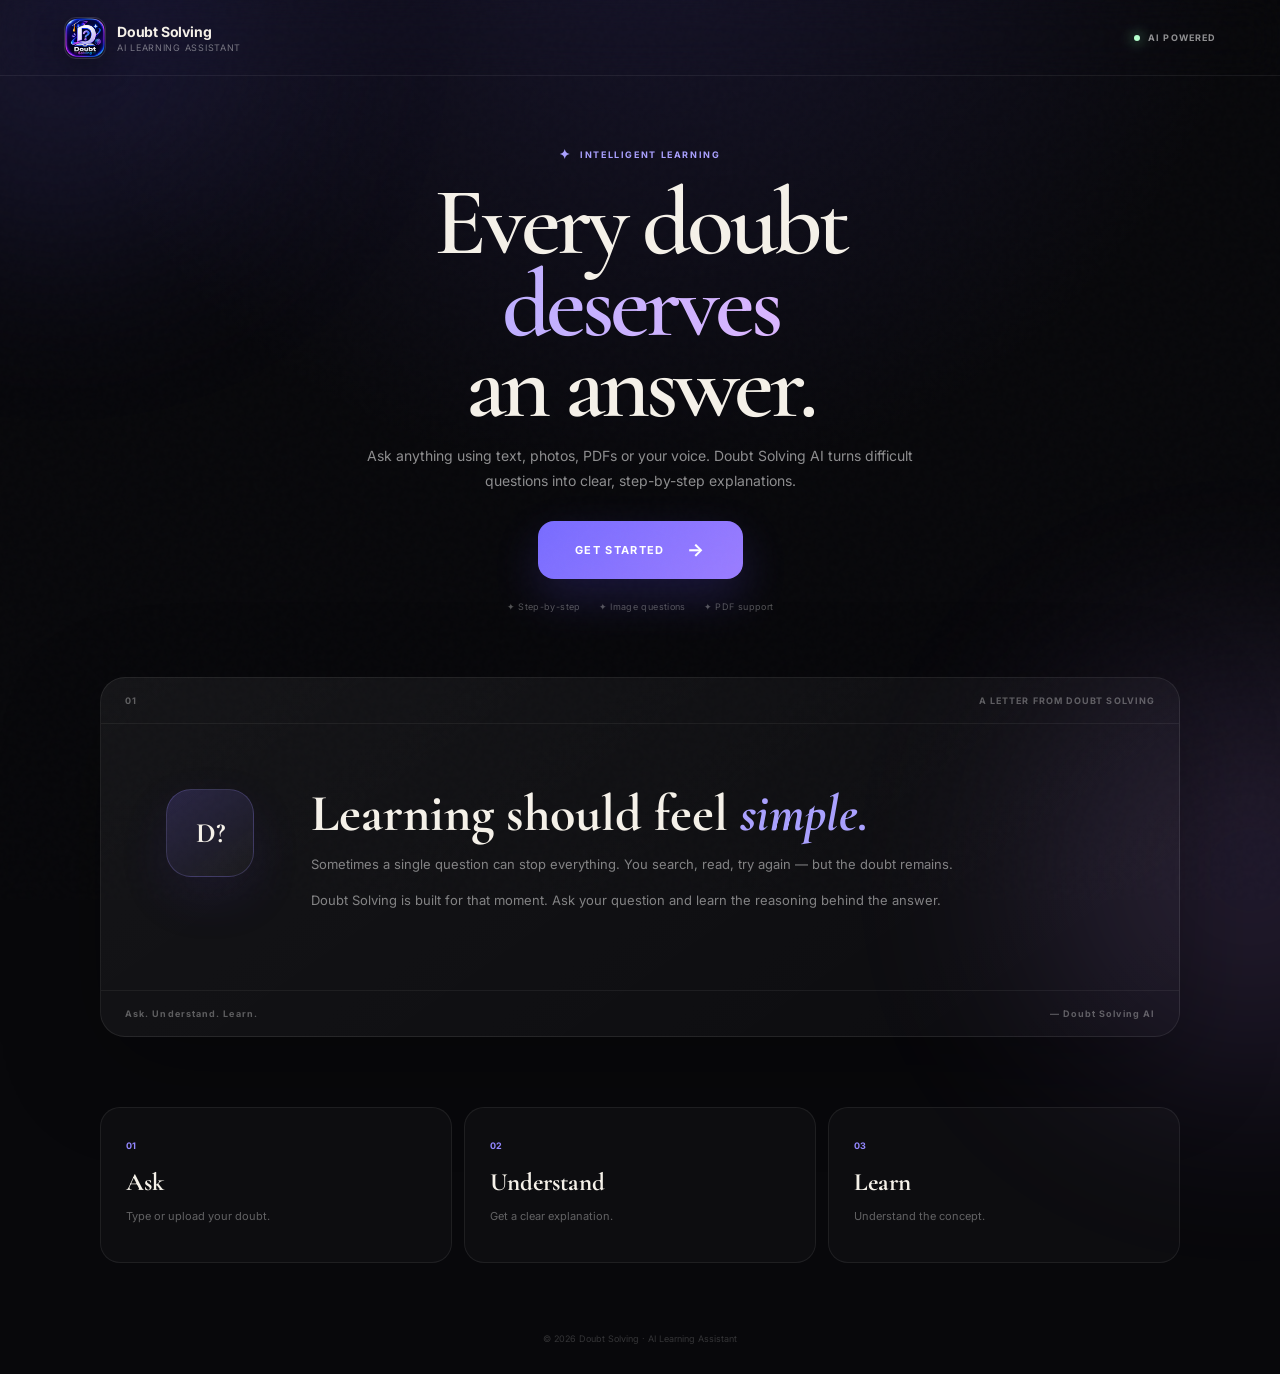
<file: index.html>
<!DOCTYPE html>
<html lang="en">
<head>
    <meta charset="UTF-8">
    <meta name="viewport" content="width=device-width, initial-scale=1.0">
    <meta name="theme-color" content="#08080b">

    <title>Doubt Solving — AI Doubt Solver</title>

    <link rel="icon" type="image/png" href="logo.png">

    <link rel="preconnect" href="https://fonts.googleapis.com">
    <link rel="preconnect" href="https://fonts.gstatic.com" crossorigin>

    <link
        href="https://fonts.googleapis.com/css2?family=Cormorant+Garamond:wght@500;600;700&family=Inter:wght@400;500;600;700&display=swap"
        rel="stylesheet"
    >

    <link rel="stylesheet" href="style.css">
</head>

<body>

<div class="ambient ambient-one"></div>
<div class="ambient ambient-two"></div>
<div class="noise"></div>

<header class="topbar">

    <div class="brand" onclick="location.href='index.html'">

        <img
            src="logo.png"
            class="brand-logo"
            alt="Doubt Solving"
        >

        <div class="brand-text">
            <strong>Doubt Solving</strong>
            <small>AI Learning Assistant</small>
        </div>

    </div>

    <div class="ai-status">
        <span class="status-dot"></span>
        AI POWERED
    </div>

</header>


<main class="landing">

    <section class="hero">

        <div class="eyebrow">
            <span>✦</span>
            INTELLIGENT LEARNING
        </div>

        <h1>
            Every doubt
            <span>deserves</span>
            an answer.
        </h1>

        <p class="hero-description">
            Ask anything using text, photos, PDFs or your voice.
            Doubt Solving AI turns difficult questions into clear,
            step-by-step explanations.
        </p>

        <button
            class="primary-btn hero-btn"
            onclick="goToSolver()"
        >
            <span>GET STARTED</span>
            <span class="arrow">→</span>
        </button>

        <div class="trust-row">

            <span>✦ Step-by-step</span>
            <span>✦ Image questions</span>
            <span>✦ PDF support</span>

        </div>

    </section>


    <section class="letter-section">

        <div class="letter-card">

            <div class="letter-top">

                <span>01</span>

                <span>
                    A LETTER FROM DOUBT SOLVING
                </span>

            </div>


            <div class="letter-content">

                <div class="letter-symbol">
                    D?
                </div>

                <div>

                    <h2>
                        Learning should feel
                        <em>simple.</em>
                    </h2>

                    <p>
                        Sometimes a single question can stop
                        everything. You search, read, try again —
                        but the doubt remains.
                    </p>

                    <p>
                        Doubt Solving is built for that moment.
                        Ask your question and learn the reasoning
                        behind the answer.
                    </p>

                </div>

            </div>


            <div class="letter-footer">

                <span>
                    Ask. Understand. Learn.
                </span>

                <span>
                    — Doubt Solving AI
                </span>

            </div>

        </div>

    </section>


    <section class="mini-features">

        <div class="mini-feature">
            <span>01</span>
            <strong>Ask</strong>
            <p>Type or upload your doubt.</p>
        </div>

        <div class="mini-feature">
            <span>02</span>
            <strong>Understand</strong>
            <p>Get a clear explanation.</p>
        </div>

        <div class="mini-feature">
            <span>03</span>
            <strong>Learn</strong>
            <p>Understand the concept.</p>
        </div>

    </section>

</main>


<footer class="site-footer">
    © 2026 Doubt Solving · AI Learning Assistant
</footer>


<script src="app.js"></script>

</body>
</html>
</file>
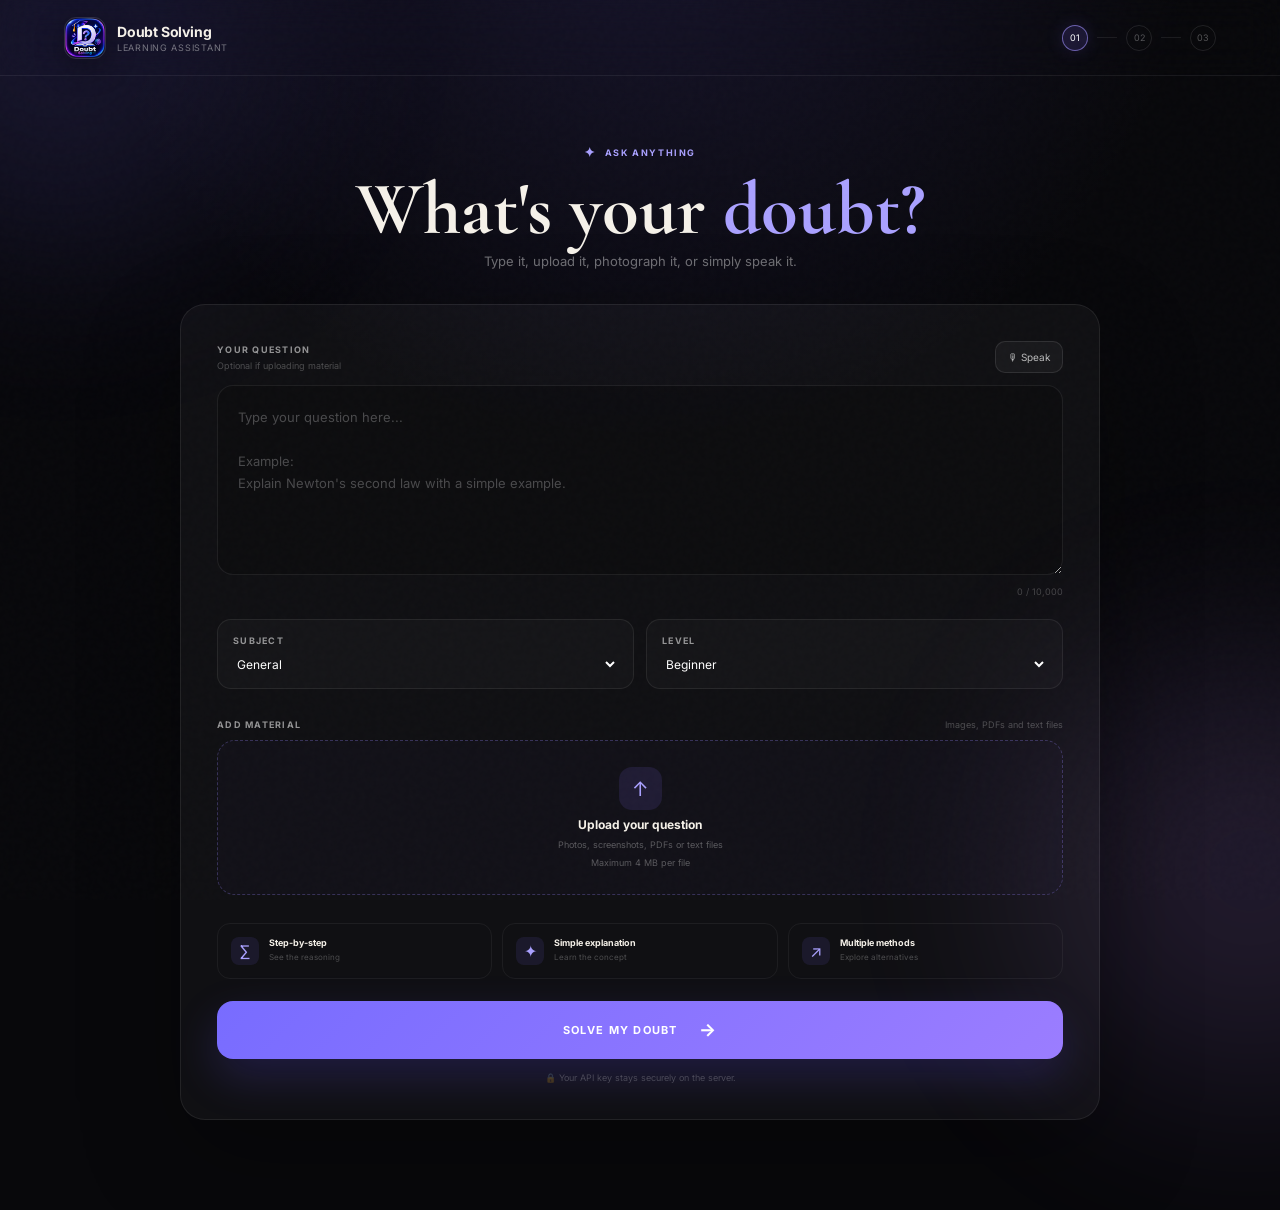
<file: result.html>
<!DOCTYPE html>
<html lang="en">

<head>

    <meta charset="UTF-8">

    <meta
        name="viewport"
        content="width=device-width, initial-scale=1.0"
    >

    <meta name="theme-color" content="#08080b">

    <title>Your Solution — Doubt Solving</title>

    <link rel="icon" type="image/png" href="logo.png">

    <link
        rel="preconnect"
        href="https://fonts.googleapis.com"
    >

    <link
        rel="preconnect"
        href="https://fonts.gstatic.com"
        crossorigin
    >

    <link
        href="https://fonts.googleapis.com/css2?family=Cormorant+Garamond:wght@500;600;700&family=Inter:wght@400;500;600;700&display=swap"
        rel="stylesheet"
    >

    <link rel="stylesheet" href="style.css">

</head>


<body>

<div class="ambient ambient-one"></div>
<div class="ambient ambient-two"></div>
<div class="noise"></div>


<header class="topbar">

    <div
        class="brand"
        onclick="location.href='index.html'"
    >

        <img
            src="logo.png"
            class="brand-logo"
            alt="Doubt Solving"
        >

        <div class="brand-text">

            <strong>Doubt Solving</strong>

            <small>
                AI Learning Assistant
            </small>

        </div>

    </div>


    <div class="step-indicator">

        <span>01</span>

        <i></i>

        <span>02</span>

        <i></i>

        <span class="active">03</span>

    </div>

</header>


<main class="result-page">


    <section class="result-header">

        <div class="eyebrow">

            <span>✦</span>

            YOUR SOLUTION

        </div>


        <h1>

            Let's understand
            <span>it.</span>

        </h1>


        <p id="resultMeta">
            Preparing your answer...
        </p>

    </section>


    <div
        id="loadingState"
        class="loading-card"
    >

        <div class="loader-orbit">
            <div></div>
        </div>


        <h2>
            Thinking through your doubt...
        </h2>


        <p>
            Doubt Solving AI is analysing the question
            and preparing an explanation.
        </p>

    </div>


    <section
        id="resultContent"
        class="result-content hidden"
    >


        <div class="question-card">

            <div class="card-label">
                YOUR QUESTION
            </div>


            <div
                id="questionOutput"
                class="question-output"
            >
                —
            </div>

        </div>


        <div class="answer-card">


            <div class="answer-heading">

                <div>

                    <span class="card-label">
                        DOUBT SOLVING AI
                    </span>

                    <h2>
                        Here's the explanation.
                    </h2>

                </div>


                <div class="ai-badge">
                    ✦ AI
                </div>

            </div>


            <div
                id="answerOutput"
                class="answer-body"
            ></div>


            <div class="result-actions">

                <button id="copyBtn">
                    ⧉ Copy
                </button>

                <button id="simplifyBtn">
                    ✦ Explain simpler
                </button>

                <button id="newDoubtBtn">
                    + New doubt
                </button>

            </div>

        </div>


        <div class="verification-card">

            <div class="verification-icon">
                ✓
            </div>


            <div>

                <strong>
                    Reasoning-focused answer
                </strong>


                <p>
                    AI-generated answers can occasionally
                    contain mistakes. Verify important
                    calculations, facts and academic work.
                </p>

            </div>

        </div>


        <div class="followup-card">

            <label>
                HAVE A FOLLOW-UP?
            </label>


            <div class="followup-input">

                <input
                    id="followupInput"
                    placeholder="Ask something about this answer..."
                >


                <button id="followupBtn">
                    →
                </button>

            </div>

        </div>

    </section>

</main>


<script src="app.js"></script>

</body>
</html>
</file>
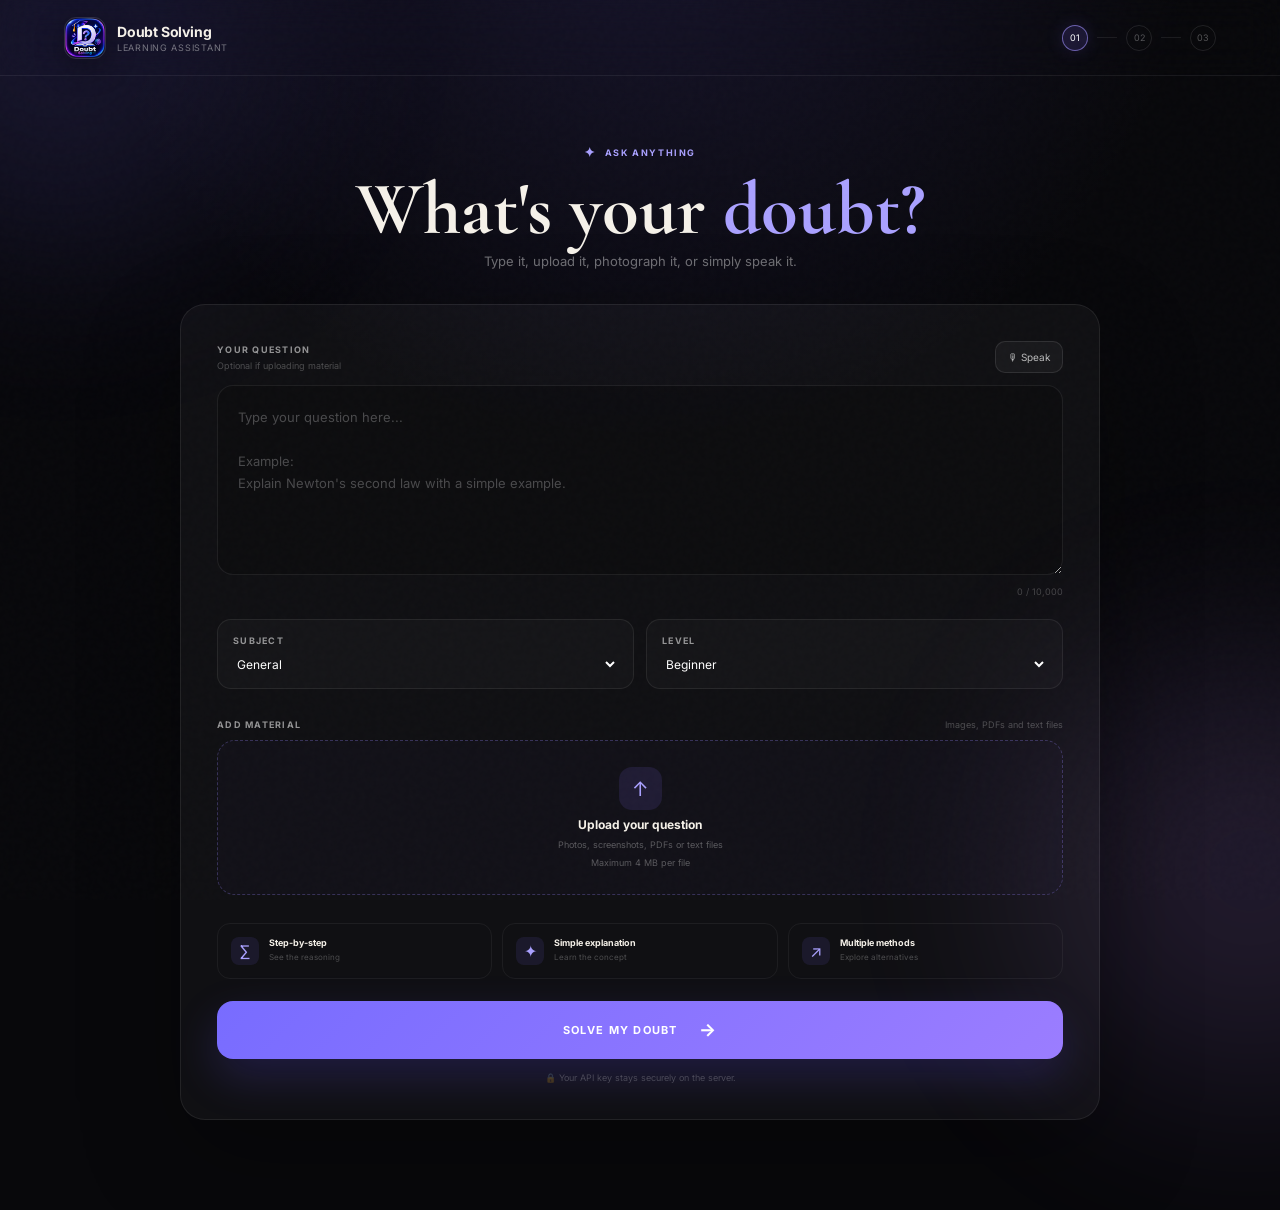
<file: solver.html>
<!DOCTYPE html>
<html lang="en">
<head>

    <meta charset="UTF-8">

    <meta
        name="viewport"
        content="width=device-width, initial-scale=1.0"
    >

    <meta name="theme-color" content="#08080b">

    <title>Ask Your Doubt — Doubt Solving</title>

    <link rel="icon" type="image/png" href="logo.png">

    <link
        rel="preconnect"
        href="https://fonts.googleapis.com"
    >

    <link
        rel="preconnect"
        href="https://fonts.gstatic.com"
        crossorigin
    >

    <link
        href="https://fonts.googleapis.com/css2?family=Cormorant+Garamond:wght@500;600;700&family=Inter:wght@400;500;600;700&display=swap"
        rel="stylesheet"
    >

    <link rel="stylesheet" href="style.css">

</head>

<body>

<div class="ambient ambient-one"></div>
<div class="ambient ambient-two"></div>
<div class="noise"></div>


<header class="topbar">

    <div
        class="brand"
        onclick="location.href='index.html'"
    >

        <img
            src="logo.png"
            class="brand-logo"
            alt="Doubt Solving"
        >

        <div class="brand-text">

            <strong>Doubt Solving</strong>

            <small>
                  Learning Assistant
            </small>

        </div>

    </div>


    <div class="step-indicator">

        <span class="active">01</span>

        <i></i>

        <span>02</span>

        <i></i>

        <span>03</span>

    </div>

</header>


<main class="solver-page">


    <section class="solver-header">

        <div class="eyebrow">

            <span>✦</span>

            ASK ANYTHING

        </div>


        <h1>

            What's your
            <span>doubt?</span>

        </h1>


        <p>
            Type it, upload it, photograph it,
            or simply speak it.
        </p>

    </section>


    <section class="solver-card">


        <div class="input-top">

            <div>

                <label>
                    YOUR QUESTION
                </label>

                <span class="optional">
                    Optional if uploading material
                </span>

            </div>


            <button
                type="button"
                class="voice-btn"
                id="voiceBtn"
            >
                🎙 Speak
            </button>

        </div>


        <textarea
            id="question"
            maxlength="10000"
            placeholder="Type your question here...

Example:
Explain Newton's second law with a simple example."
        ></textarea>


        <div class="char-count">
            <span id="charCount">0</span> / 10,000
        </div>


        <div class="settings-grid">


            <div class="select-box">

                <label>SUBJECT</label>

                <select id="subject">

                    <option>General</option>
                    <option>Mathematics</option>
                    <option>Physics</option>
                    <option>Chemistry</option>
                    <option>Biology</option>
                    <option>Computer Science</option>
                    <option>English</option>
                    <option>History</option>
                    <option>Geography</option>
                    <option>Economics</option>
                    <option>Other</option>

                </select>

            </div>


            <div class="select-box">

                <label>LEVEL</label>

                <select id="level">

                    <option>Beginner</option>
                    <option>School</option>
                    <option>Class 9-10</option>
                    <option>Class 11-12</option>
                    <option>College</option>
                    <option>Advanced</option>

                </select>

            </div>

        </div>


        <div class="upload-title">

            <label>
                ADD MATERIAL
            </label>

            <span>
                Images, PDFs and text files
            </span>

        </div>


        <label
            class="upload-zone"
            for="fileInput"
            id="uploadZone"
        >

            <input
                id="fileInput"
                type="file"
                accept="image/*,.pdf,.txt,.md"
                multiple
                hidden
            >


            <div class="upload-icon">
                ↑
            </div>


            <strong>
                Upload your question
            </strong>


            <span>
                Photos, screenshots, PDFs or text files
            </span>


            <small>
                Maximum 4 MB per file
            </small>

        </label>


        <div
            id="filePreview"
            class="file-preview"
        ></div>


        <div class="feature-row">


            <div>

                <span class="feature-icon">
                    ∑
                </span>

                <div>

                    <strong>
                        Step-by-step
                    </strong>

                    <small>
                        See the reasoning
                    </small>

                </div>

            </div>


            <div>

                <span class="feature-icon">
                    ✦
                </span>

                <div>

                    <strong>
                        Simple explanation
                    </strong>

                    <small>
                        Learn the concept
                    </small>

                </div>

            </div>


            <div>

                <span class="feature-icon">
                    ↗
                </span>

                <div>

                    <strong>
                        Multiple methods
                    </strong>

                    <small>
                        Explore alternatives
                    </small>

                </div>

            </div>


        </div>


        <button
            id="solveBtn"
            class="primary-btn solve-btn"
        >

            <span>
                SOLVE MY DOUBT
            </span>

            <span class="arrow">
                →
            </span>

        </button>


        <div class="privacy-note">

            <span>🔒</span>

            Your API key stays securely on the server.

        </div>

    </section>

</main>


<script src="app.js"></script>

</body>
</html>
</file>
<file: style.css>
@import url('https://fonts.googleapis.com/css2?family=Cormorant+Garamond:wght@500;600;700&family=Inter:wght@400;500;600;700&display=swap');


* {
    box-sizing: border-box;
}


html {
    width: 100%;
    min-height: 100%;
}


body {
    margin: 0;
    min-height: 100vh;
    width: 100%;

    background:
        radial-gradient(
            circle at 50% -10%,
            rgba(121, 101, 255, .14),
            transparent 38%
        ),
        #08080b;

    color: #f5f1e9;

    font-family: "Inter", sans-serif;

    overflow-x: hidden;
}


button,
input,
textarea,
select {
    font: inherit;
}


button {
    cursor: pointer;
}


.ambient {
    position: fixed;
    width: 420px;
    height: 420px;
    border-radius: 50%;
    filter: blur(110px);
    pointer-events: none;
    opacity: .15;
    z-index: -2;
}


.ambient-one {
    background: #7466ff;
    top: -180px;
    left: -150px;
}


.ambient-two {
    background: #bd8cff;
    right: -180px;
    bottom: -180px;
}


.noise {
    position: fixed;
    inset: 0;

    pointer-events: none;

    opacity: .025;

    z-index: 20;

    background-image:
        url("data:image/svg+xml,%3Csvg viewBox='0 0 180 180' xmlns='http://www.w3.org/2000/svg'%3E%3Cfilter id='n'%3E%3CfeTurbulence type='fractalNoise' baseFrequency='.9' numOctaves='3' stitchTiles='stitch'/%3E%3C/filter%3E%3Crect width='100%25' height='100%25' filter='url(%23n)' opacity='.7'/%3E%3C/svg%3E");
}


/* =================================
   TOPBAR
================================= */

.topbar {
    width: 100%;
    min-height: 76px;

    padding: 16px clamp(18px, 5vw, 70px);

    display: flex;
    align-items: center;
    justify-content: space-between;

    border-bottom:
        1px solid rgba(255,255,255,.07);

    backdrop-filter: blur(18px);
}


.brand {
    display: flex;
    align-items: center;
    gap: 11px;

    cursor: pointer;

    user-select: none;
}


.brand-logo {
    width: 42px;
    height: 42px;

    object-fit: cover;

    border-radius: 12px;

    display: block;

    box-shadow:
        0 8px 30px rgba(0,0,0,.3);

    border:
        1px solid rgba(255,255,255,.12);
}


.brand-text {
    display: flex;
    flex-direction: column;
    gap: 2px;
}


.brand-text strong {
    font-size: 14px;
    font-weight: 700;
    letter-spacing: -.2px;
}


.brand-text small {
    color: rgba(255,255,255,.42);
    font-size: 9px;
    letter-spacing: .08em;
    text-transform: uppercase;
}


.ai-status {
    display: flex;
    align-items: center;
    gap: 8px;

    color: rgba(255,255,255,.55);

    font-size: 9px;
    font-weight: 700;

    letter-spacing: .12em;
}


.status-dot {
    width: 6px;
    height: 6px;

    border-radius: 50%;

    background: #b7ffcf;

    box-shadow:
        0 0 14px #8cffb0;
}


/* =================================
   STEPS
================================= */

.step-indicator {
    display: flex;
    align-items: center;
    gap: 9px;
}


.step-indicator span {
    width: 26px;
    height: 26px;

    display: grid;
    place-items: center;

    border-radius: 50%;

    border:
        1px solid rgba(255,255,255,.1);

    color: rgba(255,255,255,.3);

    font-size: 9px;
}


.step-indicator span.active {
    color: #fff;

    border-color:
        rgba(160,145,255,.6);

    background:
        rgba(125,105,255,.15);

    box-shadow:
        0 0 18px rgba(125,105,255,.15);
}


.step-indicator i {
    width: 20px;
    height: 1px;

    background:
        rgba(255,255,255,.08);
}


/* =================================
   COMMON
================================= */

.eyebrow {
    display: inline-flex;
    align-items: center;
    gap: 8px;

    color: #aaa1ff;

    font-size: 9px;
    font-weight: 700;

    letter-spacing: .18em;
}


.eyebrow span {
    font-size: 13px;
}


h1,
h2 {
    font-family:
        "Cormorant Garamond",
        serif;
}


.primary-btn {
    border: 0;

    min-height: 58px;

    padding:
        0 24px;

    display: inline-flex;
    align-items: center;
    justify-content: center;
    gap: 22px;

    border-radius: 16px;

    color: white;

    background:
        linear-gradient(
            135deg,
            #786cff,
            #9b7dff
        );

    font-size: 11px;
    font-weight: 700;

    letter-spacing: .12em;

    box-shadow:
        0 18px 45px rgba(100,80,255,.2);

    transition:
        transform .2s ease,
        box-shadow .2s ease;
}


.primary-btn:hover {
    transform: translateY(-2px);

    box-shadow:
        0 24px 55px rgba(100,80,255,.3);
}


.primary-btn:disabled {
    opacity: .6;
    cursor: wait;
    transform: none;
}


.arrow {
    font-size: 18px;
    line-height: 1;
}


/* =================================
   LANDING
================================= */

.landing {
    width: min(1080px, 92%);
    margin: auto;
}


.hero {
    min-height: 570px;

    display: flex;
    flex-direction: column;

    align-items: center;
    justify-content: center;

    text-align: center;

    padding: 70px 0 45px;
}


.hero h1 {
    max-width: 760px;

    margin: 20px 0 16px;

    font-size:
        clamp(56px, 8vw, 96px);

    line-height: .85;

    font-weight: 600;

    letter-spacing: -.045em;
}


.hero h1 span {
    display: block;

    background:
        linear-gradient(
            90deg,
            #b7adff,
            #e1b8ff
        );

    -webkit-background-clip: text;
    background-clip: text;

    color: transparent;
}


.hero-description {
    max-width: 610px;

    color:
        rgba(255,255,255,.54);

    line-height: 1.8;

    font-size: 14px;

    margin: 0 0 28px;
}


.hero-btn {
    width: 205px;
}


.trust-row {
    margin-top: 22px;

    display: flex;
    flex-wrap: wrap;

    justify-content: center;

    gap: 18px;

    color:
        rgba(255,255,255,.3);

    font-size: 9px;

    letter-spacing: .04em;
}


/* =================================
   LETTER
================================= */

.letter-section {
    padding: 20px 0 70px;
}


.letter-card {
    border:
        1px solid rgba(255,255,255,.08);

    border-radius: 25px;

    background:
        linear-gradient(
            145deg,
            rgba(255,255,255,.055),
            rgba(255,255,255,.018)
        );

    box-shadow:
        0 30px 100px rgba(0,0,0,.28);

    overflow: hidden;
}


.letter-top,
.letter-footer {
    padding: 17px 24px;

    display: flex;
    justify-content: space-between;

    color:
        rgba(255,255,255,.32);

    font-size: 9px;
    font-weight: 700;

    letter-spacing: .12em;
}


.letter-top {
    border-bottom:
        1px solid rgba(255,255,255,.06);
}


.letter-footer {
    border-top:
        1px solid rgba(255,255,255,.06);
}


.letter-content {
    padding:
        clamp(30px, 6vw, 65px);

    display: grid;

    grid-template-columns:
        110px 1fr;

    gap: 35px;
}


.letter-symbol {
    width: 88px;
    height: 88px;

    display: grid;
    place-items: center;

    border-radius: 25px;

    font-family:
        "Cormorant Garamond",
        serif;

    font-size: 28px;
    font-weight: 700;

    background:
        linear-gradient(
            145deg,
            rgba(130,110,255,.2),
            rgba(255,255,255,.03)
        );

    border:
        1px solid rgba(160,145,255,.22);

    box-shadow:
        0 20px 50px rgba(70,50,180,.12);
}


.letter-content h2 {
    margin: 0 0 14px;

    font-size:
        clamp(35px, 5vw, 52px);

    line-height: .95;
}


.letter-content h2 em {
    color: #aaa1ff;
}


.letter-content p {
    max-width: 650px;

    color:
        rgba(255,255,255,.48);

    line-height: 1.8;

    font-size: 13px;
}


/* =================================
   MINI FEATURES
================================= */

.mini-features {
    display: grid;

    grid-template-columns:
        repeat(3, 1fr);

    gap: 12px;

    padding-bottom: 70px;
}


.mini-feature {
    padding: 25px;

    border:
        1px solid rgba(255,255,255,.07);

    border-radius: 20px;

    background:
        rgba(255,255,255,.025);
}


.mini-feature span {
    color: #9387ff;

    font-size: 9px;
    font-weight: 700;
}


.mini-feature strong {
    display: block;

    margin-top: 14px;

    font-family:
        "Cormorant Garamond",
        serif;

    font-size: 25px;
}


.mini-feature p {
    color:
        rgba(255,255,255,.35);

    font-size: 11px;

    line-height: 1.6;
}


/* =================================
   SOLVER
================================= */

.solver-page,
.result-page {
    width: min(920px, 92%);
    margin: auto;

    padding:
        65px 0 90px;
}


.solver-header,
.result-header {
    text-align: center;

    margin-bottom: 35px;
}


.solver-header h1,
.result-header h1 {
    margin: 16px 0 10px;

    font-size:
        clamp(48px, 7vw, 75px);

    line-height: .88;
}


.solver-header h1 span,
.result-header h1 span {
    color: #aaa1ff;
}


.solver-header p,
.result-header p {
    margin: 0;

    color:
        rgba(255,255,255,.4);

    font-size: 13px;
}


/* =================================
   SOLVER CARD
================================= */

.solver-card {
    padding: clamp(20px, 4vw, 36px);

    border-radius: 25px;

    border:
        1px solid rgba(255,255,255,.08);

    background:
        rgba(255,255,255,.035);

    box-shadow:
        0 35px 100px rgba(0,0,0,.3);
}


.input-top {
    display: flex;
    justify-content: space-between;
    align-items: center;

    margin-bottom: 12px;
}


.input-top label,
.upload-title label,
.select-box label,
.followup-card label {
    display: block;

    font-size: 9px;
    font-weight: 700;

    letter-spacing: .14em;

    color:
        rgba(255,255,255,.55);
}


.optional,
.upload-title span {
    display: block;

    margin-top: 5px;

    color:
        rgba(255,255,255,.25);

    font-size: 9px;
}


.voice-btn {
    border:
        1px solid rgba(255,255,255,.1);

    background:
        rgba(255,255,255,.04);

    color:
        rgba(255,255,255,.7);

    border-radius: 10px;

    padding:
        9px 12px;

    font-size: 10px;
}


.voice-btn:hover {
    background:
        rgba(255,255,255,.08);
}


textarea {
    width: 100%;
    min-height: 190px;

    resize: vertical;

    padding: 20px;

    border:
        1px solid rgba(255,255,255,.08);

    border-radius: 16px;

    outline: none;

    background:
        rgba(0,0,0,.2);

    color: #fff;

    font-size: 13px;

    line-height: 1.7;
}


textarea::placeholder {
    color:
        rgba(255,255,255,.25);
}


textarea:focus {
    border-color:
        rgba(140,125,255,.5);

    box-shadow:
        0 0 0 3px rgba(120,100,255,.08);
}


.char-count {
    text-align: right;

    margin-top: 7px;

    color:
        rgba(255,255,255,.22);

    font-size: 9px;
}


.settings-grid {
    display: grid;

    grid-template-columns:
        repeat(2, 1fr);

    gap: 12px;

    margin-top: 22px;
}


.select-box {
    padding: 15px;

    border:
        1px solid rgba(255,255,255,.07);

    border-radius: 14px;

    background:
        rgba(255,255,255,.025);
}


.select-box select {
    width: 100%;

    margin-top: 10px;

    border: 0;

    outline: none;

    background: transparent;

    color: white;

    font-size: 12px;
}


.select-box option {
    background: #15141a;
    color: white;
}


/* =================================
   UPLOAD
================================= */

.upload-title {
    display: flex;
    justify-content: space-between;
    align-items: end;

    margin-top: 25px;
    margin-bottom: 10px;
}


.upload-zone {
    min-height: 155px;

    border:
        1px dashed rgba(150,135,255,.28);

    border-radius: 18px;

    display: flex;

    flex-direction: column;

    justify-content: center;

    align-items: center;

    gap: 7px;

    background:
        rgba(120,100,255,.025);

    cursor: pointer;

    transition:
        background .2s,
        border .2s;
}


.upload-zone:hover,
.upload-zone.dragover {
    background:
        rgba(120,100,255,.08);

    border-color:
        rgba(150,135,255,.6);
}


.upload-icon {
    width: 43px;
    height: 43px;

    display: grid;
    place-items: center;

    border-radius: 13px;

    background:
        rgba(130,110,255,.12);

    color: #aaa1ff;

    font-size: 20px;
}


.upload-zone strong {
    font-size: 12px;
}


.upload-zone span,
.upload-zone small {
    color:
        rgba(255,255,255,.3);

    font-size: 9px;
}


.file-preview {
    display: flex;
    flex-direction: column;

    gap: 7px;

    margin-top: 10px;
}


.file-item {
    padding: 11px 13px;

    display: flex;
    justify-content: space-between;

    border-radius: 10px;

    background:
        rgba(255,255,255,.035);

    border:
        1px solid rgba(255,255,255,.06);

    color:
        rgba(255,255,255,.65);

    font-size: 10px;
}


.file-item .remove-file {
    color: #ffaaa8;

    cursor: pointer;
}


/* =================================
   FEATURES
================================= */

.feature-row {
    display: grid;

    grid-template-columns:
        repeat(3, 1fr);

    gap: 10px;

    margin-top: 18px;
}


.feature-row > div {
    display: flex;
    gap: 10px;

    padding: 13px;

    border:
        1px solid rgba(255,255,255,.055);

    border-radius: 13px;
}


.feature-icon {
    width: 28px;
    height: 28px;

    flex-shrink: 0;

    display: grid;
    place-items: center;

    border-radius: 8px;

    color: #aaa1ff;

    background:
        rgba(130,110,255,.1);
}


.feature-row strong {
    display: block;

    font-size: 9px;
}


.feature-row small {
    display: block;

    margin-top: 4px;

    color:
        rgba(255,255,255,.25);

    font-size: 8px;
}


.solve-btn {
    width: 100%;

    margin-top: 22px;
}


.privacy-note {
    margin: 13px 0 0;

    text-align: center;

    color:
        rgba(255,255,255,.22);

    font-size: 9px;
}


/* =================================
   RESULT
================================= */

.loading-card {
    padding: 65px 25px;

    text-align: center;

    border:
        1px solid rgba(255,255,255,.08);

    border-radius: 25px;

    background:
        rgba(255,255,255,.03);
}


.loading-card h2 {
    margin: 25px 0 8px;

    font-size: 31px;
}


.loading-card p {
    color:
        rgba(255,255,255,.35);

    font-size: 11px;
}


.loader-orbit {
    width: 55px;
    height: 55px;

    margin: auto;

    border:
        1px solid rgba(150,135,255,.18);

    border-top-color:
        #aaa1ff;

    border-radius: 50%;

    animation:
        spin 1s linear infinite;

    display: grid;
    place-items: center;
}


.loader-orbit div {
    width: 8px;
    height: 8px;

    border-radius: 50%;

    background: #aaa1ff;

    box-shadow:
        0 0 18px #aaa1ff;
}


@keyframes spin {
    to {
        transform: rotate(360deg);
    }
}


.hidden {
    display: none !important;
}


.question-card,
.answer-card,
.verification-card,
.followup-card {
    border:
        1px solid rgba(255,255,255,.08);

    border-radius: 22px;

    background:
        rgba(255,255,255,.035);

    margin-bottom: 13px;
}


.question-card {
    padding: 22px;
}


.card-label {
    color:
        rgba(255,255,255,.3);

    font-size: 8px;

    font-weight: 700;

    letter-spacing: .15em;
}


.question-output {
    margin-top: 12px;

    color:
        rgba(255,255,255,.78);

    font-size: 13px;

    line-height: 1.7;
}


.answer-card {
    padding: clamp(22px, 4vw, 35px);
}


.answer-heading {
    display: flex;
    justify-content: space-between;

    align-items: flex-start;

    padding-bottom: 22px;

    border-bottom:
        1px solid rgba(255,255,255,.07);
}


.answer-heading h2 {
    margin: 9px 0 0;

    font-size: 34px;
}


.ai-badge {
    padding: 8px 10px;

    border-radius: 9px;

    color: #b5adff;

    background:
        rgba(130,110,255,.1);

    border:
        1px solid rgba(130,110,255,.15);

    font-size: 8px;

    font-weight: 700;
}


.answer-body {
    padding: 24px 0;

    color:
        rgba(255,255,255,.68);

    font-size: 13px;

    line-height: 1.85;
}


.answer-body h1,
.answer-body h2,
.answer-body h3 {
    color: #fff;

    margin-top: 25px;
    margin-bottom: 9px;
}


.answer-body h1 {
    font-size: 27px;
}


.answer-body h2 {
    font-size: 23px;
}


.answer-body h3 {
    font-size: 19px;
}


.answer-body strong {
    color: #fff;
}


.answer-body code {
    padding: 2px 5px;

    border-radius: 5px;

    background:
        rgba(255,255,255,.08);

    color: #c5beff;
}


.result-actions {
    display: flex;

    flex-wrap: wrap;

    gap: 8px;

    padding-top: 18px;

    border-top:
        1px solid rgba(255,255,255,.07);
}


.result-actions button {
    border:
        1px solid rgba(255,255,255,.09);

    border-radius: 9px;

    padding: 10px 12px;

    background:
        rgba(255,255,255,.035);

    color:
        rgba(255,255,255,.6);

    font-size: 9px;
}


.result-actions button:hover {
    background:
        rgba(255,255,255,.08);

    color: white;
}


.verification-card {
    padding: 18px;

    display: flex;

    gap: 14px;
}


.verification-icon {
    width: 30px;
    height: 30px;

    flex-shrink: 0;

    display: grid;
    place-items: center;

    border-radius: 50%;

    background:
        rgba(100,220,150,.08);

    color: #a9e7bd;
}


.verification-card strong {
    font-size: 10px;
}


.verification-card p {
    margin: 5px 0 0;

    color:
        rgba(255,255,255,.28);

    font-size: 9px;

    line-height: 1.6;
}


.followup-card {
    padding: 18px;
}


.followup-input {
    display: flex;

    margin-top: 10px;

    border:
        1px solid rgba(255,255,255,.08);

    border-radius: 12px;

    overflow: hidden;
}


.followup-input input {
    flex: 1;

    min-width: 0;

    border: 0;
    outline: 0;

    padding: 13px;

    background:
        rgba(0,0,0,.15);

    color: white;

    font-size: 11px;
}


.followup-input button {
    width: 48px;

    border: 0;

    color: white;

    background:
        rgba(130,110,255,.25);
}


/* =================================
   FOOTER
================================= */

.site-footer {
    padding: 0 20px 30px;

    text-align: center;

    color:
        rgba(255,255,255,.18);

    font-size: 9px;
}


/* =================================
   MOBILE
================================= */

@media (max-width: 700px) {

    .topbar {
        padding: 13px 16px;
    }


    .brand-text small {
        display: none;
    }


    .ai-status {
        display: none;
    }


    .step-indicator {
        gap: 5px;
    }


    .step-indicator i {
        width: 10px;
    }


    .hero {
        min-height: 500px;
        padding-top: 50px;
    }


    .hero h1 {
        font-size: 58px;
    }


    .hero-description {
        font-size: 12px;
        line-height: 1.7;
    }


    .letter-content {
        grid-template-columns: 1fr;
        gap: 20px;
    }


    .letter-symbol {
        width: 62px;
        height: 62px;
        font-size: 20px;
        border-radius: 18px;
    }


    .letter-footer {
        flex-direction: column;
        gap: 8px;
    }


    .mini-features {
        grid-template-columns: 1fr;
    }


    .settings-grid {
        grid-template-columns: 1fr;
    }


    .feature-row {
        grid-template-columns: 1fr;
    }


    .feature-row > div {
        min-height: 55px;
    }


    .solver-page,
    .result-page {
        padding-top: 45px;
    }


    .solver-header h1,
    .result-header h1 {
        font-size: 54px;
    }


    .upload-title {
        align-items: flex-start;
        flex-direction: column;
        gap: 4px;
    }


    .answer-heading h2 {
        font-size: 28px;
    }

}


@media (max-width: 400px) {

    .brand-logo {
        width: 37px;
        height: 37px;
    }


    .brand-text strong {
        font-size: 12px;
    }


    .hero h1 {
        font-size: 51px;
    }


    .solver-card {
        padding: 17px;
    }

}
</file>
